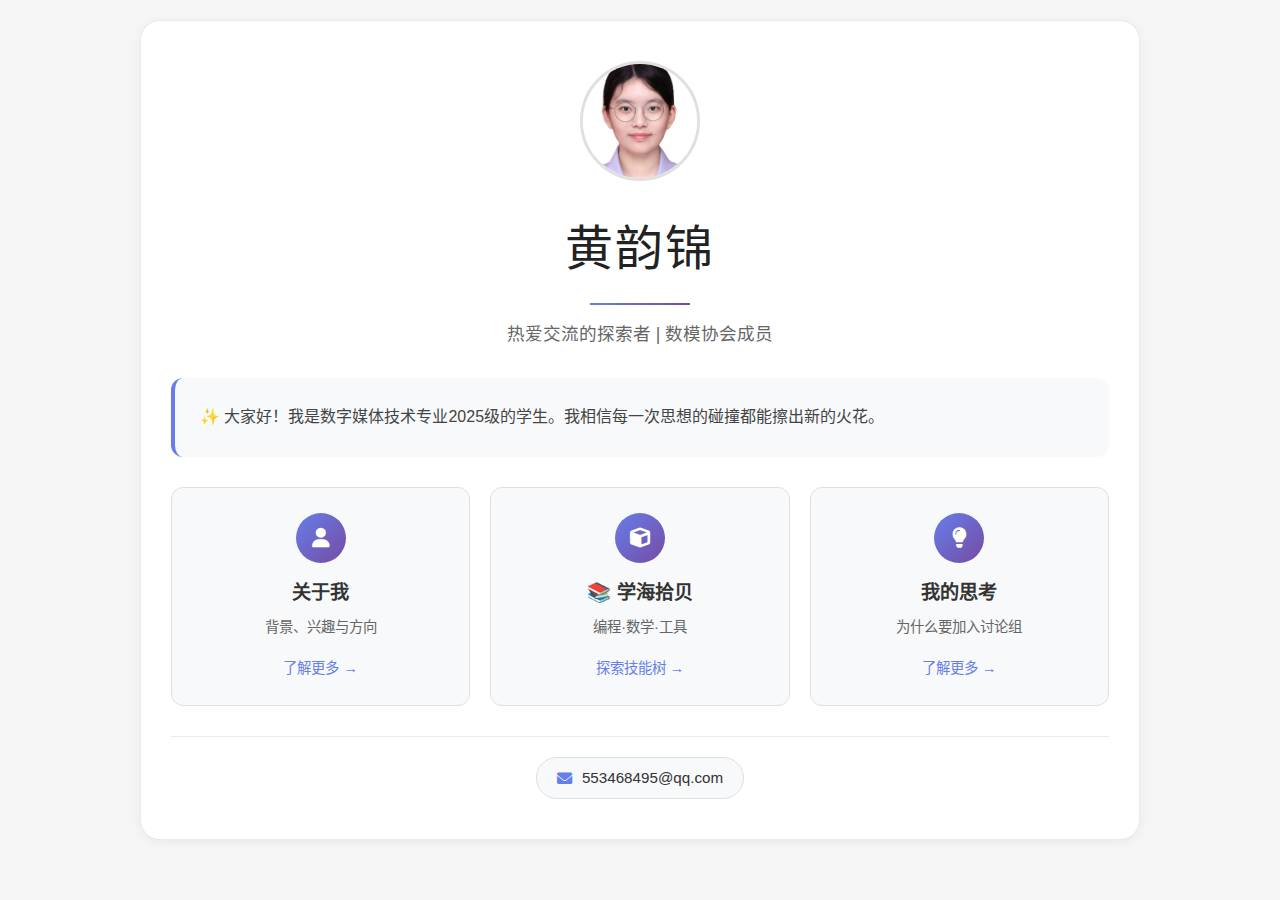
<file: index.html>
<!DOCTYPE html>
<html lang="zh-CN">
<head>
    <meta charset="UTF-8">
    <meta name="viewport" content="width=device-width, initial-scale=1.0">
    <title>主页 | 黄韵锦</title>
    <!-- 保留字体图标库，用于图标显示 -->
    <link rel="stylesheet" href="https://cdnjs.cloudflare.com/ajax/libs/font-awesome/6.0.0/css/all.min.css">
    <style>
        /* ===== 极简静态样式 ===== */
        * {
            margin: 0;
            padding: 0;
            box-sizing: border-box;
        }
        
        body {
            font-family: -apple-system, BlinkMacSystemFont, 'Segoe UI', Roboto, sans-serif;
            line-height: 1.6;
            color: #333;
            background-color: #f5f5f5;
            padding: 20px;
            min-height: 100vh;
            display: flex;
            flex-direction: column;
            align-items: center;
        }
        
        .container {
            max-width: 1000px;
            width: 100%;
            margin: 0 auto;
            background-color: white;
            border-radius: 20px;
            padding: 40px 30px;
            box-shadow: 0 2px 10px rgba(0,0,0,0.05);
            border: 1px solid #eaeaea;
        }
        
        /* ===== 头像区域 ===== */
        .avatar-wrapper {
            text-align: center;
            margin-bottom: 30px;
        }
        
        .avatar {
            width: 120px;
            height: 120px;
            margin: 0 auto;
            border-radius: 50%;
            overflow: hidden;
            border: 3px solid #e0e0e0;
            background-color: #f0f0f0;
        }
        
        .avatar-img {
            width: 100%;
            height: 100%;
            object-fit: cover;
            object-position: center;
        }
        
        /* 如果没有图片，显示文字占位 */
        .avatar-text {
            display: flex;
            align-items: center;
            justify-content: center;
            width: 100%;
            height: 100%;
            background: linear-gradient(135deg, #667eea, #764ba2);
            color: white;
            font-size: 48px;
            font-weight: bold;
        }
        
        /* ===== 标题区域 ===== */
        .title-wrapper {
            text-align: center;
            margin-bottom: 15px;
        }
        
        h1 {
            font-size: 3rem;
            color: #222;
            margin-bottom: 10px;
            font-weight: 400;
            letter-spacing: 2px;
        }
        
        /* 移除线条装饰，用简单的横线替代 */
        .title-line {
            width: 100px;
            height: 2px;
            background: linear-gradient(90deg, #667eea, #764ba2);
            margin: 15px auto;
        }
        
        .subtitle {
            text-align: center;
            color: #666;
            font-size: 1.1rem;
            margin-bottom: 30px;
        }
        
        /* ===== 简介卡片 ===== */
        .intro-card {
            background-color: #f8f9fa;
            border-radius: 12px;
            padding: 25px;
            margin-bottom: 30px;
            border-left: 4px solid #667eea;
        }
        
        .intro-text {
            color: #444;
            font-size: 1rem;
            line-height: 1.8;
        }
        
        /* ===== 导航卡片 ===== */
        .nav-cards {
            display: grid;
            grid-template-columns: repeat(3, 1fr);
            gap: 20px;
            margin-bottom: 30px;
        }
        
        .nav-card {
            background-color: #f8f9fa;
            border-radius: 12px;
            padding: 25px 20px;
            text-align: center;
            border: 1px solid #e0e0e0;
            cursor: pointer;
            transition: all 0.2s ease;
        }
        
        .nav-card:hover {
            background-color: #f0f0f0;
            border-color: #667eea;
        }
        
        .card-icon {
            width: 50px;
            height: 50px;
            margin: 0 auto 15px;
            background: linear-gradient(135deg, #667eea, #764ba2);
            border-radius: 50%;
            display: flex;
            align-items: center;
            justify-content: center;
        }
        
        .card-icon i {
            font-size: 20px;
            color: white;
        }
        
        .nav-card h3 {
            color: #333;
            margin-bottom: 8px;
            font-size: 1.2rem;
        }
        
        .nav-card p {
            color: #666;
            margin-bottom: 15px;
            font-size: 0.9rem;
        }
        
        .card-link {
            color: #667eea;
            font-size: 0.9rem;
            text-decoration: none;
        }
        
        /* ===== 联系方式 ===== */
        .contact-info {
            text-align: center;
            margin-top: 30px;
            padding-top: 20px;
            border-top: 1px solid #eaeaea;
        }
        
        .email-display {
            display: inline-flex;
            align-items: center;
            gap: 10px;
            color: #333;
            font-size: 0.95rem;
            padding: 8px 20px;
            background-color: #f8f9fa;
            border-radius: 30px;
            border: 1px solid #e0e0e0;
        }
        
        .email-display i {
            color: #667eea;
        }
        
        /* ===== 移除所有动画相关元素 ===== */
        .scroll-hint,
        .gradient-bg,
        .gradient-sphere,
        .title-lines,
        .line-svg,
        .scroll-top {
            display: none;
        }
        
        /* ===== 响应式设计 ===== */
        @media (max-width: 768px) {
            .container {
                padding: 25px 15px;
            }
            
            h1 {
                font-size: 2.2rem;
            }
            
            .nav-cards {
                grid-template-columns: 1fr;
                gap: 15px;
            }
            
            .avatar {
                width: 100px;
                height: 100px;
            }
        }
    </style>
</head>
<body>
    <!-- 主内容 -->
    <div class="container">
        <!-- 头像区域 -->
        <div class="avatar-wrapper">
            <div class="avatar">
                <!-- 如果有图片就用图片，没有就显示文字 -->
                <img src="images/avatar.jpg" alt="黄韵锦的头像" class="avatar-img" onerror="this.style.display='none'; this.parentElement.innerHTML='<div class=avatar-text>黄</div>'">
            </div>
        </div>

        <!-- 标题区域 - 简化版 -->
        <div class="title-wrapper">
            <h1>黄韵锦</h1>
            <div class="title-line"></div>
        </div>
        
        <p class="subtitle">热爱交流的探索者 | 数模协会成员</p>

        <!-- 简介卡片 -->
        <div class="intro-card">
            <p class="intro-text">
                ✨ 大家好！我是数字媒体技术专业2025级的学生。我相信每一次思想的碰撞都能擦出新的火花。
            </p>
        </div>

        <!-- 导航卡片区域 - 只有三个板块 -->
        <div class="nav-cards">
            <!-- 关于我卡片 -->
            <div class="nav-card" onclick="location.href='about.html'">
                <div class="card-icon"><i class="fas fa-user"></i></div>
                <h3>关于我</h3>
                <p>背景、兴趣与方向</p>
                <span class="card-link">了解更多 →</span>
            </div>

            <!-- 学海拾贝卡片（技能展示） -->
            <div class="nav-card" onclick="location.href='skills.html'">
                <div class="card-icon"><i class="fas fa-cube"></i></div>
                <h3>📚 学海拾贝</h3>
                <p>编程·数学·工具</p>
                <span class="card-link">探索技能树 →</span>
            </div>

            <!-- 我的思考卡片 -->
            <div class="nav-card" onclick="location.href='thinking.html'">
                <div class="card-icon"><i class="fas fa-lightbulb"></i></div>
                <h3>我的思考</h3>
                <p>为什么要加入讨论组</p>
                <span class="card-link">了解更多 →</span>
            </div>
        </div>

        <!-- 联系方式 - 直接显示邮箱 -->
        <div class="contact-info">
            <div class="email-display">
                <i class="fas fa-envelope"></i>
                <span>553468495@qq.com</span>
            </div>
        </div>
    </div>

    <!-- 移除 script.js 引用，因为不需要了 -->
    <!-- <script src="script.js"></script> -->
</body>
</html>
</file>
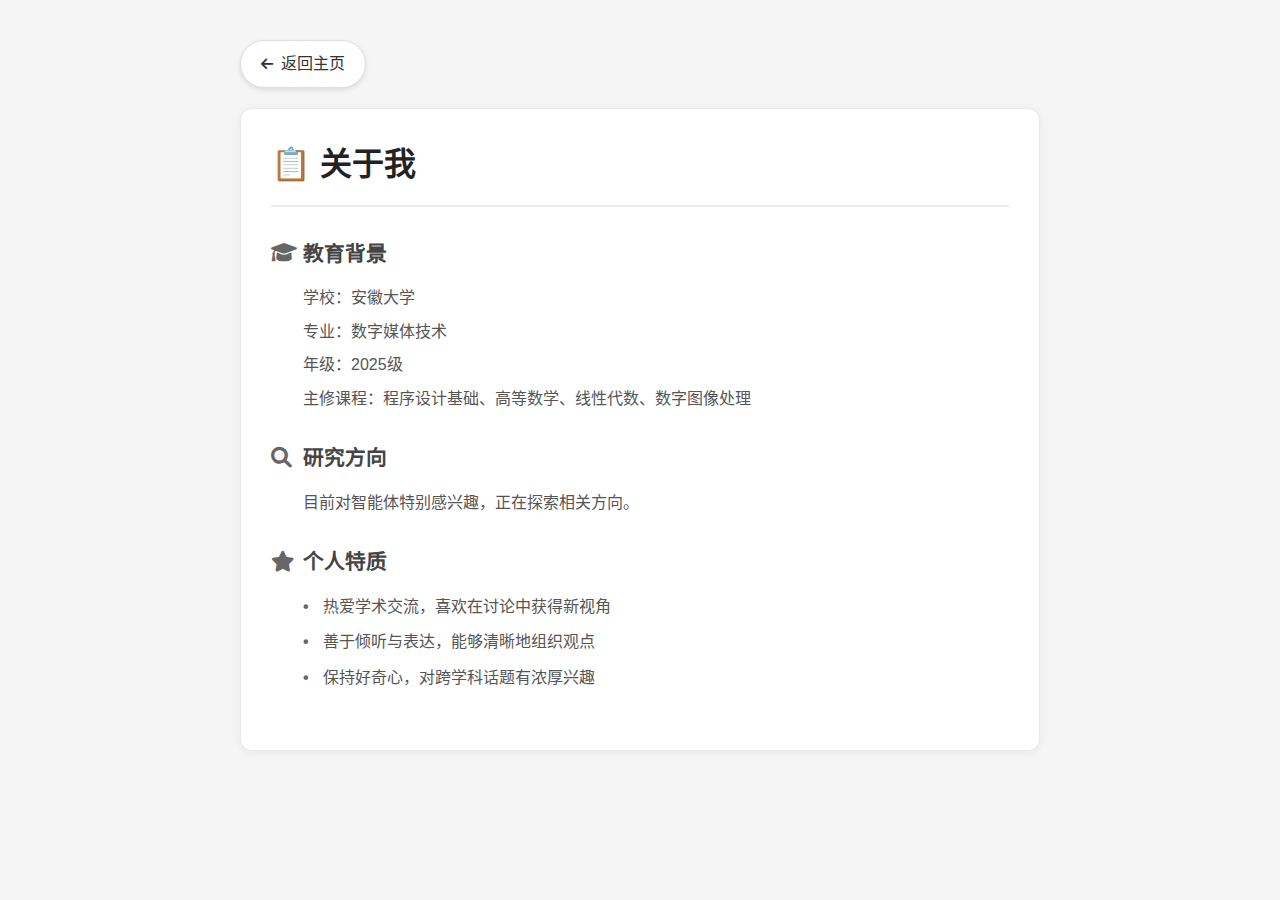
<file: about.html>
<!DOCTYPE html>
<html lang="zh-CN">
<head>
    <meta charset="UTF-8">
    <meta name="viewport" content="width=device-width, initial-scale=1.0">
    <title>关于我 | 黄韵锦</title>
    <link rel="stylesheet" href="https://cdnjs.cloudflare.com/ajax/libs/font-awesome/6.0.0/css/all.min.css">
    <style>
        /* ===== 极简静态样式 ===== */
        * {
            margin: 0;
            padding: 0;
            box-sizing: border-box;
        }
        
        body {
            font-family: -apple-system, BlinkMacSystemFont, 'Segoe UI', Roboto, sans-serif;
            line-height: 1.6;
            color: #333;
            background-color: #f5f5f5;
            padding: 20px;
            min-height: 100vh;
            display: flex;
            flex-direction: column;
            align-items: center;
        }
        
        .container {
            max-width: 800px;
            width: 100%;
            margin: 20px auto;
        }
        
        /* 返回按钮 */
        .back-button {
            display: inline-flex;
            align-items: center;
            gap: 8px;
            background-color: white;
            color: #333;
            text-decoration: none;
            padding: 10px 20px;
            border-radius: 30px;
            box-shadow: 0 2px 5px rgba(0,0,0,0.1);
            margin-bottom: 20px;
            border: 1px solid #e0e0e0;
        }
        
        .back-button i {
            font-size: 14px;
        }
        
        /* 内容卡片 */
        .content-card {
            background-color: white;
            border-radius: 12px;
            padding: 30px;
            box-shadow: 0 2px 10px rgba(0,0,0,0.05);
            border: 1px solid #eaeaea;
        }
        
        h1 {
            font-size: 2rem;
            color: #222;
            margin-bottom: 30px;
            padding-bottom: 15px;
            border-bottom: 2px solid #eaeaea;
        }
        
        .section {
            margin-bottom: 30px;
        }
        
        .section h2 {
            font-size: 1.3rem;
            color: #444;
            margin-bottom: 15px;
            display: flex;
            align-items: center;
            gap: 8px;
        }
        
        .section h2 i {
            color: #666;
            width: 24px;
        }
        
        .section p {
            color: #555;
            margin-bottom: 8px;
            padding-left: 32px;
        }
        
        .styled-list {
            list-style: none;
            padding-left: 32px;
        }
        
        .styled-list li {
            color: #555;
            margin-bottom: 10px;
            position: relative;
            padding-left: 20px;
        }
        
        .styled-list li::before {
            content: "•";
            color: #666;
            font-weight: bold;
            position: absolute;
            left: 0;
        }
        
        /* 回到顶部按钮（静态） */
        .scroll-top {
            display: none; /* 静态页面隐藏回到顶部按钮 */
        }
        
        /* 移动端适配 */
        @media (max-width: 600px) {
            body {
                padding: 10px;
            }
            
            .content-card {
                padding: 20px;
            }
            
            h1 {
                font-size: 1.6rem;
            }
            
            .section p,
            .styled-list {
                padding-left: 0;
            }
        }
    </style>
</head>
<body>
    <div class="container">
        <a href="index.html" class="back-button">
            <i class="fas fa-arrow-left"></i> 返回主页
        </a>

        <div class="content-card">
            <h1>📋 关于我</h1>
            
            <!-- 详细个人信息卡片 -->
            <div class="section">
                <h2><i class="fas fa-graduation-cap"></i> 教育背景</h2>
                <p>学校：安徽大学</p>
                <p>专业：数字媒体技术</p>
                <p>年级：2025级</p>
                <p>主修课程：程序设计基础、高等数学、线性代数、数字图像处理</p>
            </div>

            <div class="section">
                <h2><i class="fas fa-search"></i> 研究方向</h2>
                <p>目前对智能体特别感兴趣，正在探索相关方向。</p>
            </div>

            <div class="section">
                <h2><i class="fas fa-star"></i> 个人特质</h2>
                <ul class="styled-list">
                    <li>热爱学术交流，喜欢在讨论中获得新视角</li>
                    <li>善于倾听与表达，能够清晰地组织观点</li>
                    <li>保持好奇心，对跨学科话题有浓厚兴趣</li>
                </ul>
            </div>
        </div>
    </div>

    <!-- 移除 script.js 链接，因为不需要了 -->
    <!-- <script src="script.js"></script> -->
</body>
</html>
</file>
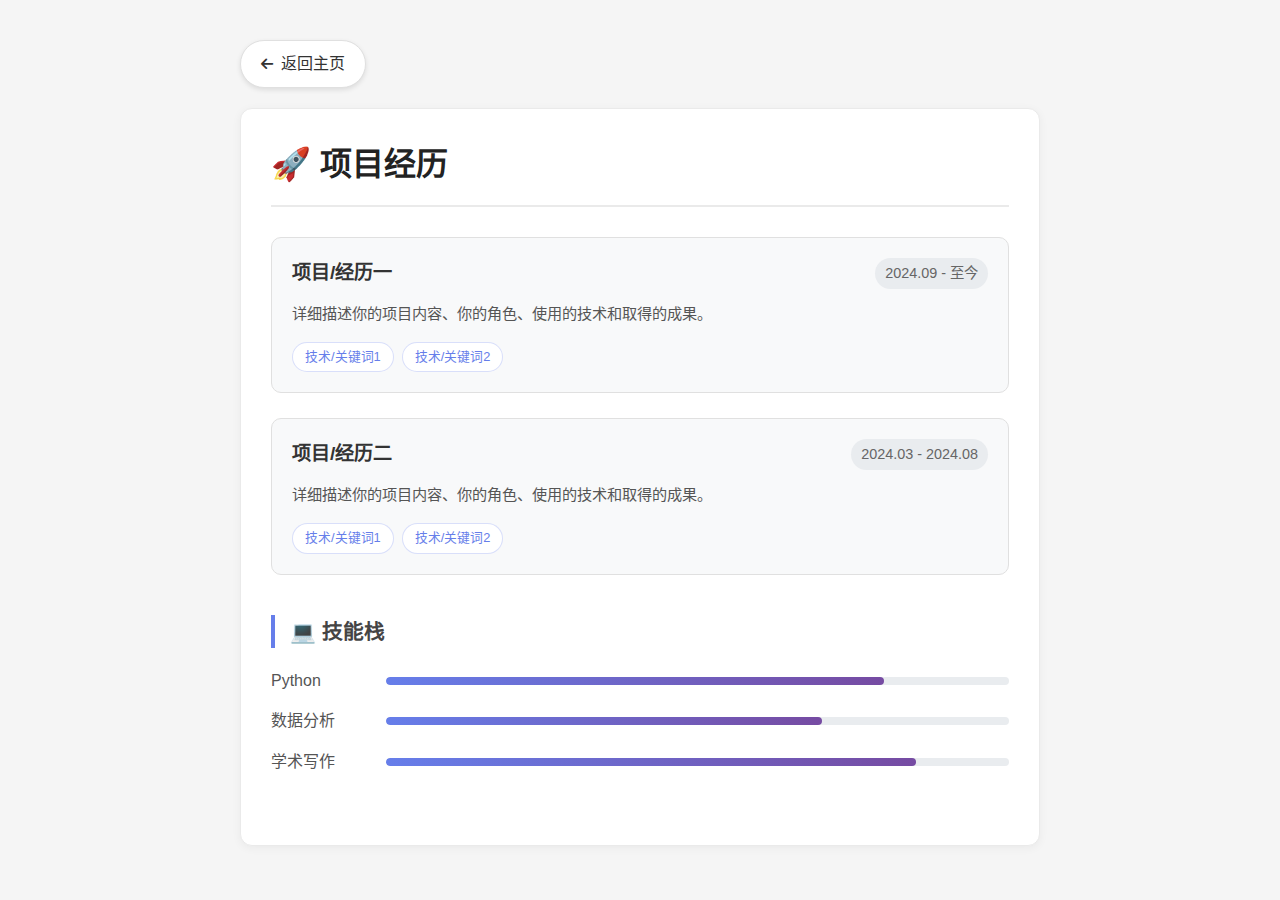
<file: projects.html>
<!DOCTYPE html>
<html lang="zh-CN">
<head>
    <meta charset="UTF-8">
    <meta name="viewport" content="width=device-width, initial-scale=1.0">
    <title>项目经历 | 黄韵锦</title>
    <link rel="stylesheet" href="https://cdnjs.cloudflare.com/ajax/libs/font-awesome/6.0.0/css/all.min.css">
    <style>
        /* ===== 极简静态样式 ===== */
        * {
            margin: 0;
            padding: 0;
            box-sizing: border-box;
        }
        
        body {
            font-family: -apple-system, BlinkMacSystemFont, 'Segoe UI', Roboto, sans-serif;
            line-height: 1.6;
            color: #333;
            background-color: #f5f5f5;
            padding: 20px;
            min-height: 100vh;
            display: flex;
            flex-direction: column;
            align-items: center;
        }
        
        .container {
            max-width: 800px;
            width: 100%;
            margin: 20px auto;
        }
        
        /* 返回按钮 */
        .back-button {
            display: inline-flex;
            align-items: center;
            gap: 8px;
            background-color: white;
            color: #333;
            text-decoration: none;
            padding: 10px 20px;
            border-radius: 30px;
            box-shadow: 0 2px 5px rgba(0,0,0,0.1);
            margin-bottom: 20px;
            border: 1px solid #e0e0e0;
        }
        
        .back-button i {
            font-size: 14px;
        }
        
        .back-button:hover {
            background-color: #f8f9fa;
        }
        
        /* 内容卡片 */
        .content-card {
            background-color: white;
            border-radius: 12px;
            padding: 30px;
            box-shadow: 0 2px 10px rgba(0,0,0,0.05);
            border: 1px solid #eaeaea;
        }
        
        h1 {
            font-size: 2rem;
            color: #222;
            margin-bottom: 30px;
            padding-bottom: 15px;
            border-bottom: 2px solid #eaeaea;
            display: flex;
            align-items: center;
            gap: 10px;
        }
        
        .section {
            margin-bottom: 40px;
        }
        
        .section h2 {
            font-size: 1.3rem;
            color: #444;
            margin-bottom: 20px;
            display: flex;
            align-items: center;
            gap: 8px;
            border-left: 4px solid #667eea;
            padding-left: 15px;
        }
        
        /* ===== 项目列表 - 简化版时间线 ===== */
        .project-list {
            display: flex;
            flex-direction: column;
            gap: 25px;
            margin-bottom: 30px;
        }
        
        .project-item {
            background-color: #f8f9fa;
            border-radius: 10px;
            padding: 20px;
            border: 1px solid #e0e0e0;
            transition: all 0.2s ease;
        }
        
        .project-item:hover {
            border-color: #667eea;
            background-color: #f0f0f0;
        }
        
        .project-header {
            display: flex;
            justify-content: space-between;
            align-items: center;
            margin-bottom: 12px;
            flex-wrap: wrap;
            gap: 10px;
        }
        
        .project-header h3 {
            font-size: 1.2rem;
            color: #333;
        }
        
        .project-date {
            color: #666;
            font-size: 0.9rem;
            background-color: #e9ecef;
            padding: 4px 10px;
            border-radius: 20px;
        }
        
        .project-description {
            color: #555;
            margin-bottom: 15px;
            font-size: 0.95rem;
            line-height: 1.7;
        }
        
        .tags {
            display: flex;
            flex-wrap: wrap;
            gap: 8px;
        }
        
        .tag {
            background-color: white;
            color: #667eea;
            padding: 4px 12px;
            border-radius: 20px;
            font-size: 0.8rem;
            border: 1px solid #667eea40;
        }
        
        /* ===== 技能栈 ===== */
        .skills-grid {
            display: flex;
            flex-direction: column;
            gap: 15px;
        }
        
        .skill-item {
            display: flex;
            align-items: center;
            gap: 15px;
            flex-wrap: wrap;
        }
        
        .skill-item span:first-child {
            width: 100px;
            color: #555;
            font-weight: 500;
        }
        
        .progress-bar {
            flex: 1;
            height: 8px;
            background-color: #e9ecef;
            border-radius: 4px;
            overflow: hidden;
        }
        
        .progress {
            height: 100%;
            background: linear-gradient(90deg, #667eea, #764ba2);
            border-radius: 4px;
        }
        
        /* ===== 移除所有动画元素 ===== */
        .gradient-bg,
        .gradient-sphere,
        .fade-in,
        .scroll-top,
        .timeline,
        .timeline-dot,
        .timeline-content {
            display: none;
        }
        
        /* ===== 响应式设计 ===== */
        @media (max-width: 600px) {
            body {
                padding: 10px;
            }
            
            .content-card {
                padding: 20px;
            }
            
            h1 {
                font-size: 1.6rem;
            }
            
            .project-header {
                flex-direction: column;
                align-items: flex-start;
            }
            
            .skill-item {
                flex-direction: column;
                align-items: flex-start;
                gap: 5px;
            }
            
            .skill-item span:first-child {
                width: auto;
            }
            
            .progress-bar {
                width: 100%;
            }
        }
    </style>
</head>
<body>
    <div class="container">
        <a href="index.html" class="back-button">
            <i class="fas fa-arrow-left"></i> 返回主页
        </a>

        <div class="content-card">
            <h1>🚀 项目经历</h1>
            
            <!-- 项目列表 - 简化版 -->
            <div class="section">
                <div class="project-list">
                    <div class="project-item">
                        <div class="project-header">
                            <h3>项目/经历一</h3>
                            <span class="project-date">2024.09 - 至今</span>
                        </div>
                        <p class="project-description">详细描述你的项目内容、你的角色、使用的技术和取得的成果。</p>
                        <div class="tags">
                            <span class="tag">技术/关键词1</span>
                            <span class="tag">技术/关键词2</span>
                        </div>
                    </div>

                    <div class="project-item">
                        <div class="project-header">
                            <h3>项目/经历二</h3>
                            <span class="project-date">2024.03 - 2024.08</span>
                        </div>
                        <p class="project-description">详细描述你的项目内容、你的角色、使用的技术和取得的成果。</p>
                        <div class="tags">
                            <span class="tag">技术/关键词1</span>
                            <span class="tag">技术/关键词2</span>
                        </div>
                    </div>
                </div>
            </div>

            <!-- 技能展示 -->
            <div class="section">
                <h2>💻 技能栈</h2>
                <div class="skills-grid">
                    <div class="skill-item">
                        <span>Python</span>
                        <div class="progress-bar">
                            <div class="progress" style="width: 80%"></div>
                        </div>
                    </div>
                    <div class="skill-item">
                        <span>数据分析</span>
                        <div class="progress-bar">
                            <div class="progress" style="width: 70%"></div>
                        </div>
                    </div>
                    <div class="skill-item">
                        <span>学术写作</span>
                        <div class="progress-bar">
                            <div class="progress" style="width: 85%"></div>
                        </div>
                    </div>
                </div>
            </div>
        </div>
    </div>

    <!-- 移除 script.js 引用 -->
    <!-- <script src="script.js"></script> -->
</body>
</html>
</file>
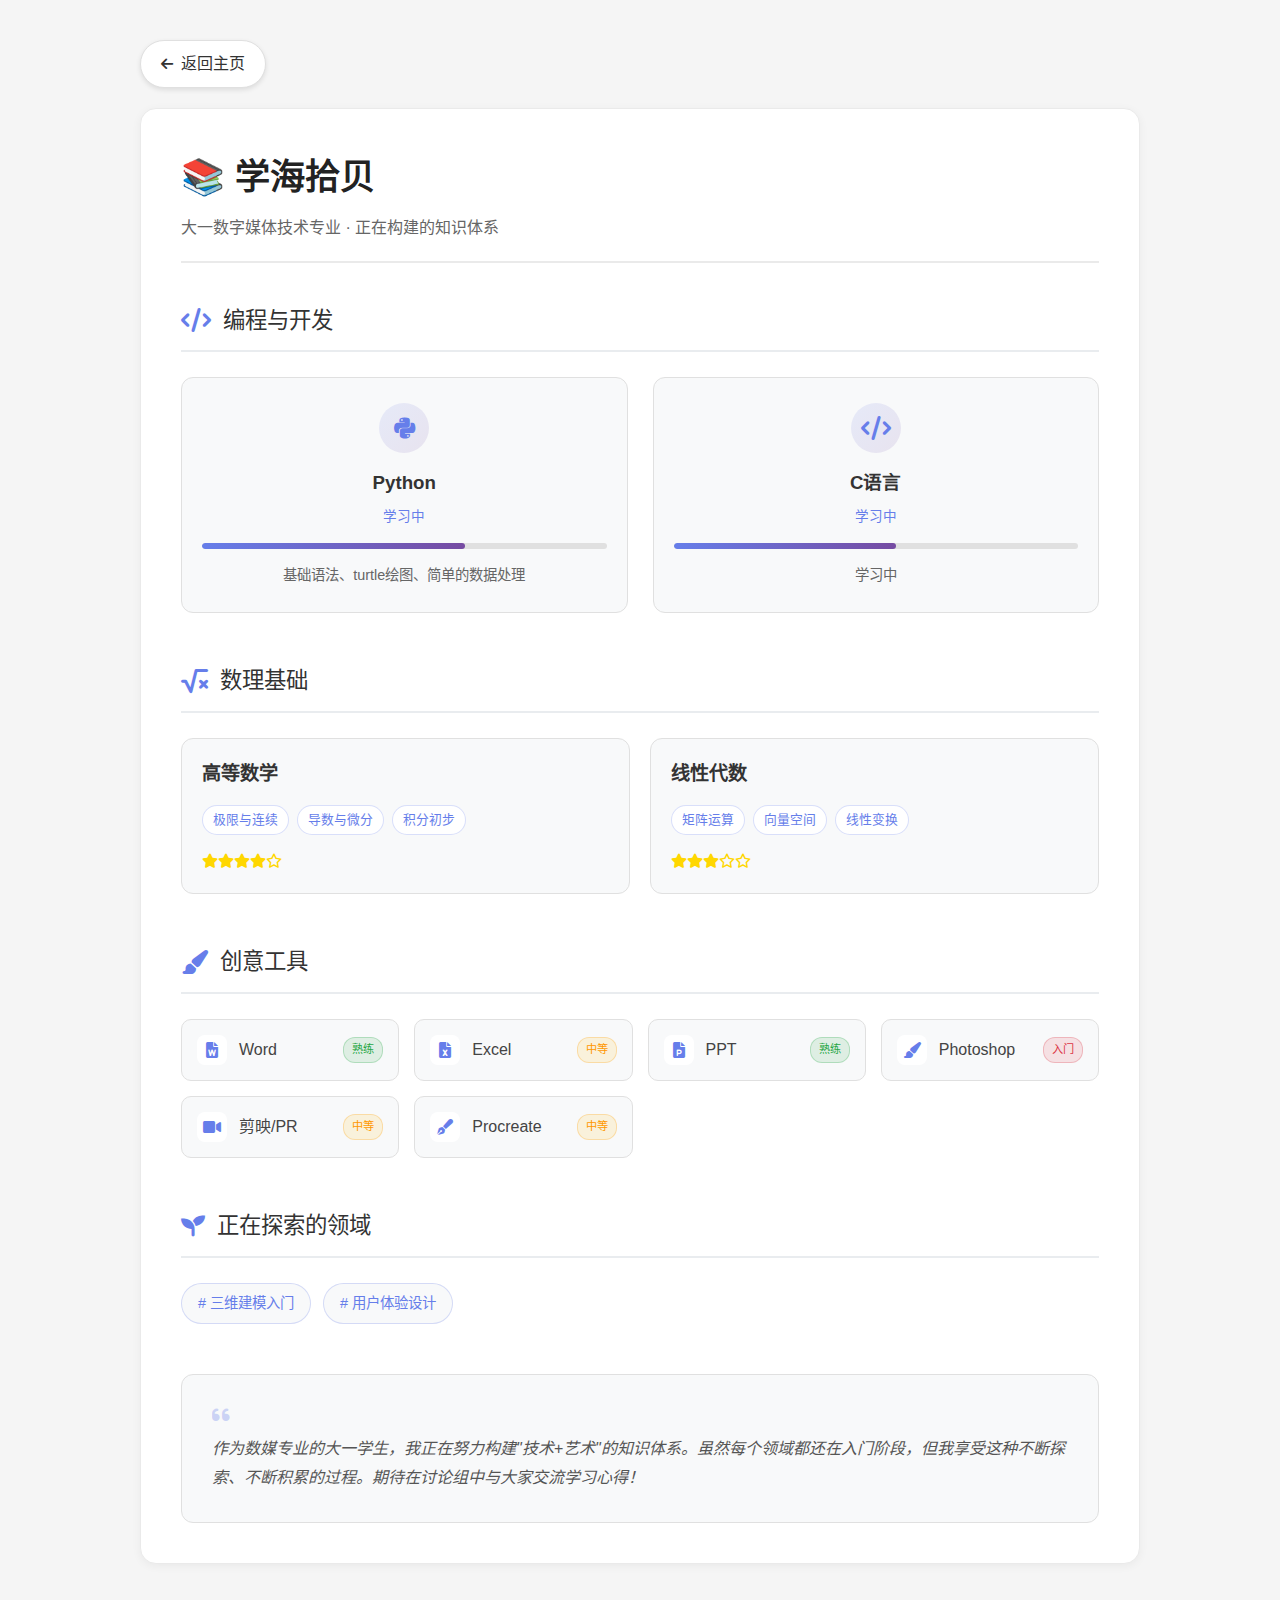
<file: skills.html>
<!DOCTYPE html>
<html lang="zh-CN">
<head>
    <meta charset="UTF-8">
    <meta name="viewport" content="width=device-width, initial-scale=1.0">
    <title>学海拾贝 | 黄韵锦</title>
    <link rel="stylesheet" href="https://cdnjs.cloudflare.com/ajax/libs/font-awesome/6.0.0/css/all.min.css">
    <style>
        /* ===== 极简静态样式 ===== */
        * {
            margin: 0;
            padding: 0;
            box-sizing: border-box;
        }
        
        body {
            font-family: -apple-system, BlinkMacSystemFont, 'Segoe UI', Roboto, sans-serif;
            line-height: 1.6;
            color: #333;
            background-color: #f5f5f5;
            padding: 20px;
            min-height: 100vh;
            display: flex;
            flex-direction: column;
            align-items: center;
        }
        
        .container {
            max-width: 1000px;
            width: 100%;
            margin: 20px auto;
        }
        
        /* 返回按钮 */
        .back-button {
            display: inline-flex;
            align-items: center;
            gap: 8px;
            background-color: white;
            color: #333;
            text-decoration: none;
            padding: 10px 20px;
            border-radius: 30px;
            box-shadow: 0 2px 5px rgba(0,0,0,0.1);
            margin-bottom: 20px;
            border: 1px solid #e0e0e0;
        }
        
        .back-button i {
            font-size: 14px;
        }
        
        .back-button:hover {
            background-color: #f8f9fa;
        }
        
        /* 内容卡片 */
        .content-card {
            background-color: white;
            border-radius: 16px;
            padding: 40px;
            box-shadow: 0 2px 10px rgba(0,0,0,0.05);
            border: 1px solid #eaeaea;
        }
        
        h1 {
            font-size: 2.2rem;
            color: #222;
            margin-bottom: 10px;
            display: flex;
            align-items: center;
            gap: 10px;
        }
        
        .section-subtitle {
            color: #666;
            font-size: 1rem;
            margin-bottom: 40px;
            padding-bottom: 20px;
            border-bottom: 2px solid #eaeaea;
        }
        
        /* 分类样式 */
        .category {
            margin-bottom: 50px;
        }
        
        .category-header {
            display: flex;
            align-items: center;
            gap: 12px;
            margin-bottom: 25px;
            border-bottom: 2px solid #e9ecef;
            padding-bottom: 12px;
        }
        
        .category-icon {
            font-size: 24px;
            color: #667eea;
        }
        
        .category-header h2 {
            font-size: 1.4rem;
            color: #333;
            margin: 0;
            font-weight: 500;
        }
        
        /* 技能卡片网格 */
        .skills-grid {
            display: grid;
            grid-template-columns: repeat(auto-fit, minmax(250px, 1fr));
            gap: 25px;
            margin-bottom: 20px;
        }
        
        .skill-card {
            background-color: #f8f9fa;
            border-radius: 12px;
            padding: 25px 20px;
            border: 1px solid #e0e0e0;
            transition: all 0.2s ease;
        }
        
        .skill-card:hover {
            border-color: #667eea;
            background-color: #f0f0f0;
        }
        
        .skill-icon {
            width: 50px;
            height: 50px;
            background: linear-gradient(135deg, #667eea20, #764ba220);
            border-radius: 50%;
            display: flex;
            align-items: center;
            justify-content: center;
            margin: 0 auto 15px;
        }
        
        .skill-icon i {
            font-size: 24px;
            color: #667eea;
        }
        
        .skill-card h3 {
            text-align: center;
            margin-bottom: 8px;
            color: #333;
        }
        
        .skill-level {
            text-align: center;
            font-size: 0.85rem;
            color: #667eea;
            margin-bottom: 15px;
            font-weight: 500;
        }
        
        .progress-bar {
            height: 6px;
            background-color: #e0e0e0;
            border-radius: 3px;
            margin: 15px 0;
            overflow: hidden;
        }
        
        .progress {
            height: 100%;
            background: linear-gradient(90deg, #667eea, #764ba2);
            border-radius: 3px;
        }
        
        .skill-desc {
            font-size: 0.9rem;
            color: #666;
            text-align: center;
            margin-top: 10px;
        }
        
        /* 数学网格 */
        .math-grid {
            display: grid;
            grid-template-columns: repeat(auto-fit, minmax(250px, 1fr));
            gap: 20px;
        }
        
        .math-item {
            background-color: #f8f9fa;
            padding: 20px;
            border-radius: 12px;
            border-left: 4px solid #667eea;
            border: 1px solid #e0e0e0;
        }
        
        .math-item h3 {
            margin-bottom: 15px;
            color: #333;
            font-size: 1.2rem;
        }
        
        .math-details {
            display: flex;
            flex-wrap: wrap;
            gap: 8px;
            margin-bottom: 15px;
        }
        
        .math-tag {
            background-color: white;
            padding: 4px 10px;
            border-radius: 15px;
            font-size: 0.8rem;
            color: #667eea;
            border: 1px solid #667eea40;
        }
        
        .interest-level {
            color: #ffd700;
            font-size: 0.9rem;
        }
        
        /* 工具网格 */
        .tools-grid {
            display: grid;
            grid-template-columns: repeat(auto-fit, minmax(180px, 1fr));
            gap: 15px;
        }
        
        .tool-item {
            background-color: #f8f9fa;
            padding: 15px;
            border-radius: 10px;
            display: flex;
            align-items: center;
            gap: 12px;
            border: 1px solid #e0e0e0;
            transition: all 0.2s ease;
        }
        
        .tool-item:hover {
            border-color: #667eea;
        }
        
        .tool-icon {
            width: 30px;
            height: 30px;
            display: flex;
            align-items: center;
            justify-content: center;
            background-color: white;
            border-radius: 8px;
            color: #667eea;
            font-size: 16px;
        }
        
        .tool-item span:not(.tool-level) {
            flex: 1;
            font-weight: 500;
            color: #444;
        }
        
        .tool-level {
            font-size: 0.7rem;
            padding: 3px 8px;
            border-radius: 12px;
            background-color: white;
            font-weight: 500;
        }
        
        .tool-level.advanced {
            background-color: #28a74520;
            color: #28a745;
            border: 1px solid #28a74540;
        }
        
        .tool-level.intermediate {
            background-color: #ffc10720;
            color: #ff9800;
            border: 1px solid #ff980040;
        }
        
        .tool-level.beginner {
            background-color: #dc354520;
            color: #dc3545;
            border: 1px solid #dc354540;
        }
        
        /* 学习标签 */
        .learning-grid {
            display: flex;
            flex-wrap: wrap;
            gap: 12px;
        }
        
        .learning-tag {
            background-color: #f8f9fa;
            padding: 8px 16px;
            border-radius: 25px;
            font-size: 0.9rem;
            color: #667eea;
            border: 1px solid #667eea40;
        }
        
        /* 引用卡片 */
        .quote-card {
            background-color: #f8f9fa;
            padding: 30px;
            border-radius: 12px;
            margin-top: 30px;
            position: relative;
            border-left: 4px solid #667eea;
            border: 1px solid #e0e0e0;
        }
        
        .quote-card i {
            color: #667eea;
            font-size: 20px;
            opacity: 0.3;
            margin-bottom: 10px;
            display: block;
        }
        
        .quote-card p {
            font-size: 1rem;
            color: #555;
            font-style: italic;
            line-height: 1.8;
        }
        
        /* ===== 移除所有动画元素 ===== */
        .gradient-bg,
        .gradient-sphere,
        .fade-in,
        .scroll-top {
            display: none;
        }
        
        /* ===== 响应式设计 ===== */
        @media (max-width: 768px) {
            body {
                padding: 10px;
            }
            
            .content-card {
                padding: 25px;
            }
            
            h1 {
                font-size: 1.8rem;
            }
            
            .category-header h2 {
                font-size: 1.2rem;
            }
            
            .skills-grid,
            .math-grid,
            .tools-grid {
                grid-template-columns: 1fr;
            }
            
            .tool-item {
                padding: 12px;
            }
        }
    </style>
</head>
<body>
    <div class="container">
        <a href="index.html" class="back-button">
            <i class="fas fa-arrow-left"></i> 返回主页
        </a>

        <div class="content-card">
            <h1>📚 学海拾贝</h1>
            <p class="section-subtitle">大一数字媒体技术专业 · 正在构建的知识体系</p>
            
            <!-- 编程与开发技能 -->
            <div class="category">
                <div class="category-header">
                    <i class="fas fa-code category-icon"></i>
                    <h2>编程与开发</h2>
                </div>
                <div class="skills-grid">
                    <div class="skill-card">
                        <div class="skill-icon"><i class="fab fa-python"></i></div>
                        <h3>Python</h3>
                        <div class="skill-level">学习中</div>
                        <div class="progress-bar">
                            <div class="progress" style="width: 65%"></div>
                        </div>
                        <p class="skill-desc">基础语法、turtle绘图、简单的数据处理</p>
                    </div>

                    <div class="skill-card">
                        <div class="skill-icon"><i class="fas fa-code"></i></div>
                        <h3>C语言</h3>
                        <div class="skill-level">学习中</div>
                        <div class="progress-bar">
                            <div class="progress" style="width: 55%"></div>
                        </div>
                        <p class="skill-desc">学习中</p>
                    </div>
                </div>
            </div>

            <!-- 数理基础 -->
            <div class="category">
                <div class="category-header">
                    <i class="fas fa-square-root-alt category-icon"></i>
                    <h2>数理基础</h2>
                </div>
                <div class="math-grid">
                    <div class="math-item">
                        <h3>高等数学</h3>
                        <div class="math-details">
                            <span class="math-tag">极限与连续</span>
                            <span class="math-tag">导数与微分</span>
                            <span class="math-tag">积分初步</span>
                        </div>
                        <div class="interest-level">
                            <i class="fas fa-star"></i><i class="fas fa-star"></i><i class="fas fa-star"></i><i class="fas fa-star"></i><i class="far fa-star"></i>
                        </div>
                    </div>

                    <div class="math-item">
                        <h3>线性代数</h3>
                        <div class="math-details">
                            <span class="math-tag">矩阵运算</span>
                            <span class="math-tag">向量空间</span>
                            <span class="math-tag">线性变换</span>
                        </div>
                        <div class="interest-level">
                            <i class="fas fa-star"></i><i class="fas fa-star"></i><i class="fas fa-star"></i><i class="far fa-star"></i><i class="far fa-star"></i>
                        </div>
                    </div>
                </div>
            </div>

            <!-- 办公与创意工具 -->
            <div class="category">
                <div class="category-header">
                    <i class="fas fa-paint-brush category-icon"></i>
                    <h2>创意工具</h2>
                </div>
                <div class="tools-grid">
                    <div class="tool-item">
                        <i class="fas fa-file-word tool-icon"></i>
                        <span>Word</span>
                        <div class="tool-level advanced">熟练</div>
                    </div>
                    <div class="tool-item">
                        <i class="fas fa-file-excel tool-icon"></i>
                        <span>Excel</span>
                        <div class="tool-level intermediate">中等</div>
                    </div>
                    <div class="tool-item">
                        <i class="fas fa-file-powerpoint tool-icon"></i>
                        <span>PPT</span>
                        <div class="tool-level advanced">熟练</div>
                    </div>
                    <div class="tool-item">
                        <i class="fas fa-paint-brush tool-icon"></i>
                        <span>Photoshop</span>
                        <div class="tool-level beginner">入门</div>
                    </div>
                    <div class="tool-item">
                        <i class="fas fa-video tool-icon"></i>
                        <span>剪映/PR</span>
                        <div class="tool-level intermediate">中等</div>
                    </div>
                    <div class="tool-item">
                        <i class="fas fa-pen-fancy tool-icon"></i>
                        <span>Procreate</span>
                        <div class="tool-level intermediate">中等</div>
                    </div>
                </div>
            </div>

            <!-- 正在探索的领域 -->
            <div class="category">
                <div class="category-header">
                    <i class="fas fa-seedling category-icon"></i>
                    <h2>正在探索的领域</h2>
                </div>
                <div class="learning-grid">
                    <span class="learning-tag"># 三维建模入门</span>
                    <span class="learning-tag"># 用户体验设计</span>
                </div>
            </div>

            <!-- 学习心得 -->
            <div class="quote-card">
                <i class="fas fa-quote-left"></i>
                <p>作为数媒专业的大一学生，我正在努力构建"技术+艺术"的知识体系。虽然每个领域都还在入门阶段，但我享受这种不断探索、不断积累的过程。期待在讨论组中与大家交流学习心得！</p>
            </div>
        </div>
    </div>

    <!-- 移除 script.js 引用和回到顶部按钮 -->
    <!-- <script src="script.js"></script> -->
</body>
</html>
</file>
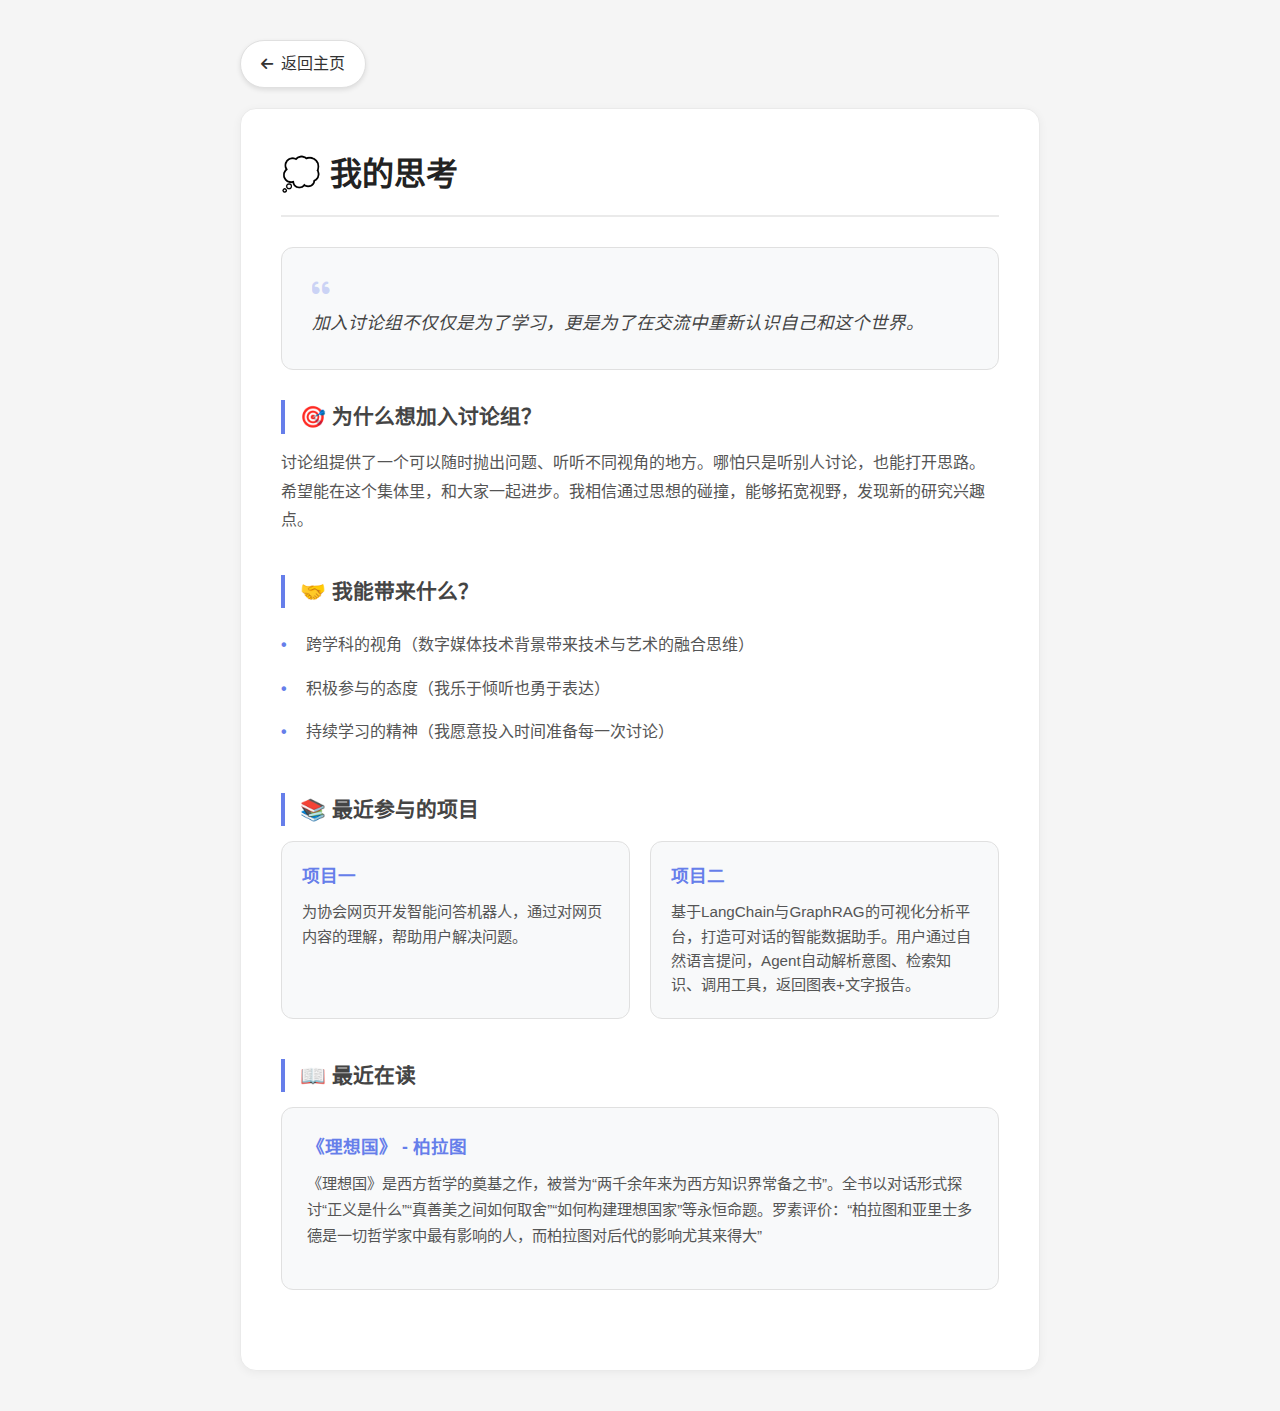
<file: thinking.html>
<!DOCTYPE html>
<html lang="zh-CN">
<head>
    <meta charset="UTF-8">
    <meta name="viewport" content="width=device-width, initial-scale=1.0">
    <title>我的思考 | 黄韵锦</title>
    <link rel="stylesheet" href="https://cdnjs.cloudflare.com/ajax/libs/font-awesome/6.0.0/css/all.min.css">
    <style>
        /* ===== 极简静态样式 ===== */
        * {
            margin: 0;
            padding: 0;
            box-sizing: border-box;
        }
        
        body {
            font-family: -apple-system, BlinkMacSystemFont, 'Segoe UI', Roboto, sans-serif;
            line-height: 1.6;
            color: #333;
            background-color: #f5f5f5;
            padding: 20px;
            min-height: 100vh;
            display: flex;
            flex-direction: column;
            align-items: center;
        }
        
        .container {
            max-width: 800px;
            width: 100%;
            margin: 20px auto;
        }
        
        /* 返回按钮 */
        .back-button {
            display: inline-flex;
            align-items: center;
            gap: 8px;
            background-color: white;
            color: #333;
            text-decoration: none;
            padding: 10px 20px;
            border-radius: 30px;
            box-shadow: 0 2px 5px rgba(0,0,0,0.1);
            margin-bottom: 20px;
            border: 1px solid #e0e0e0;
        }
        
        .back-button i {
            font-size: 14px;
        }
        
        .back-button:hover {
            background-color: #f8f9fa;
        }
        
        /* 内容卡片 */
        .content-card {
            background-color: white;
            border-radius: 16px;
            padding: 40px;
            box-shadow: 0 2px 10px rgba(0,0,0,0.05);
            border: 1px solid #eaeaea;
        }
        
        h1 {
            font-size: 2rem;
            color: #222;
            margin-bottom: 30px;
            padding-bottom: 15px;
            border-bottom: 2px solid #eaeaea;
            display: flex;
            align-items: center;
            gap: 10px;
        }
        
        .section {
            margin-bottom: 40px;
        }
        
        .section h2 {
            font-size: 1.3rem;
            color: #444;
            margin-bottom: 15px;
            border-left: 4px solid #667eea;
            padding-left: 15px;
        }
        
        .section p {
            color: #555;
            margin-bottom: 15px;
            line-height: 1.8;
        }
        
        /* 引用卡片 */
        .quote-card {
            background-color: #f8f9fa;
            padding: 30px;
            border-radius: 12px;
            margin-bottom: 30px;
            border-left: 4px solid #667eea;
            border: 1px solid #e0e0e0;
        }
        
        .quote-card i {
            color: #667eea;
            font-size: 20px;
            opacity: 0.3;
            margin-bottom: 10px;
            display: block;
        }
        
        .quote-card p {
            font-size: 1.1rem;
            font-style: italic;
            color: #444;
            line-height: 1.8;
        }
        
        /* 列表样式 */
        .styled-list {
            list-style: none;
        }
        
        .styled-list li {
            padding: 8px 0 8px 25px;
            position: relative;
            color: #555;
            line-height: 1.7;
        }
        
        .styled-list li::before {
            content: "•";
            color: #667eea;
            font-weight: bold;
            position: absolute;
            left: 0;
        }
        
        /* 话题卡片 */
        .topic-cards {
            display: grid;
            grid-template-columns: 1fr 1fr;
            gap: 20px;
            margin-top: 10px;
        }
        
        .topic-card {
            background-color: #f8f9fa;
            padding: 20px;
            border-radius: 12px;
            border: 1px solid #e0e0e0;
            transition: all 0.2s ease;
        }
        
        .topic-card:hover {
            border-color: #667eea;
            background-color: #f0f0f0;
        }
        
        .topic-card h4 {
            color: #667eea;
            margin-bottom: 10px;
            font-size: 1.1rem;
        }
        
        .topic-card p {
            color: #555;
            font-size: 0.95rem;
            line-height: 1.6;
            margin: 0;
        }
        
        /* 阅读项目 */
        .reading-item {
            background-color: #f8f9fa;
            padding: 25px;
            border-radius: 12px;
            border: 1px solid #e0e0e0;
        }
        
        .reading-item strong {
            color: #667eea;
            font-size: 1.1rem;
            display: block;
            margin-bottom: 5px;
        }
        
        .reading-item p {
            color: #555;
            margin-top: 10px;
            line-height: 1.7;
            font-size: 0.95rem;
        }
        
        /* 移除所有动画元素 */
        .gradient-bg,
        .gradient-sphere,
        .fade-in,
        .scroll-top {
            display: none;
        }
        
        /* 响应式设计 */
        @media (max-width: 768px) {
            body {
                padding: 10px;
            }
            
            .content-card {
                padding: 25px;
            }
            
            h1 {
                font-size: 1.6rem;
            }
            
            .topic-cards {
                grid-template-columns: 1fr;
                gap: 15px;
            }
            
            .quote-card {
                padding: 20px;
            }
            
            .quote-card p {
                font-size: 1rem;
            }
            
            .back-button {
                position: relative;
                top: 0;
                left: 0;
                margin-bottom: 15px;
            }
        }
    </style>
</head>
<body>
    <div class="container">
        <a href="index.html" class="back-button">
            <i class="fas fa-arrow-left"></i> 返回主页
        </a>

        <div class="content-card">
            <h1>💭 我的思考</h1>
            
            <!-- 引言卡片 -->
            <div class="quote-card">
                <i class="fas fa-quote-left"></i>
                <p>加入讨论组不仅仅是为了学习，更是为了在交流中重新认识自己和这个世界。</p>
            </div>

            <!-- 动机部分 -->
            <div class="section">
                <h2>🎯 为什么想加入讨论组？</h2>
                <p>讨论组提供了一个可以随时抛出问题、听听不同视角的地方。哪怕只是听别人讨论，也能打开思路。希望能在这个集体里，和大家一起进步。我相信通过思想的碰撞，能够拓宽视野，发现新的研究兴趣点。</p>
            </div>

            <div class="section">
                <h2>🤝 我能带来什么？</h2>
                <ul class="styled-list">
                    <li>跨学科的视角（数字媒体技术背景带来技术与艺术的融合思维）</li>
                    <li>积极参与的态度（我乐于倾听也勇于表达）</li>
                    <li>持续学习的精神（我愿意投入时间准备每一次讨论）</li>
                </ul>
            </div>

            <div class="section">
                <h2>📚 最近参与的项目</h2>
                <div class="topic-cards">
                    <div class="topic-card">
                        <h4>项目一</h4>
                        <p>为协会网页开发智能问答机器人，通过对网页内容的理解，帮助用户解决问题。</p>
                    </div>
                    <div class="topic-card">
                        <h4>项目二</h4>
                        <p>基于LangChain与GraphRAG的可视化分析平台，打造可对话的智能数据助手。用户通过自然语言提问，Agent自动解析意图、检索知识、调用工具，返回图表+文字报告。</p>
                    </div>
                </div>
            </div>

            <!-- 最近阅读的书/文章 -->
            <div class="section">
                <h2>📖 最近在读</h2>
                <div class="reading-item">
                    <strong>《理想国》 - 柏拉图</strong>
                    <p>《理想国》是西方哲学的奠基之作，被誉为“两千余年来为西方知识界常备之书”。全书以对话形式探讨“正义是什么”“真善美之间如何取舍”“如何构建理想国家”等永恒命题。罗素评价：“柏拉图和亚里士多德是一切哲学家中最有影响的人，而柏拉图对后代的影响尤其来得大”</p>
                </div>
            </div>
        </div>
    </div>

    <!-- 移除 script.js 引用和回到顶部按钮 -->
    <!-- <script src="script.js"></script> -->
</body>
</html>
</file>
